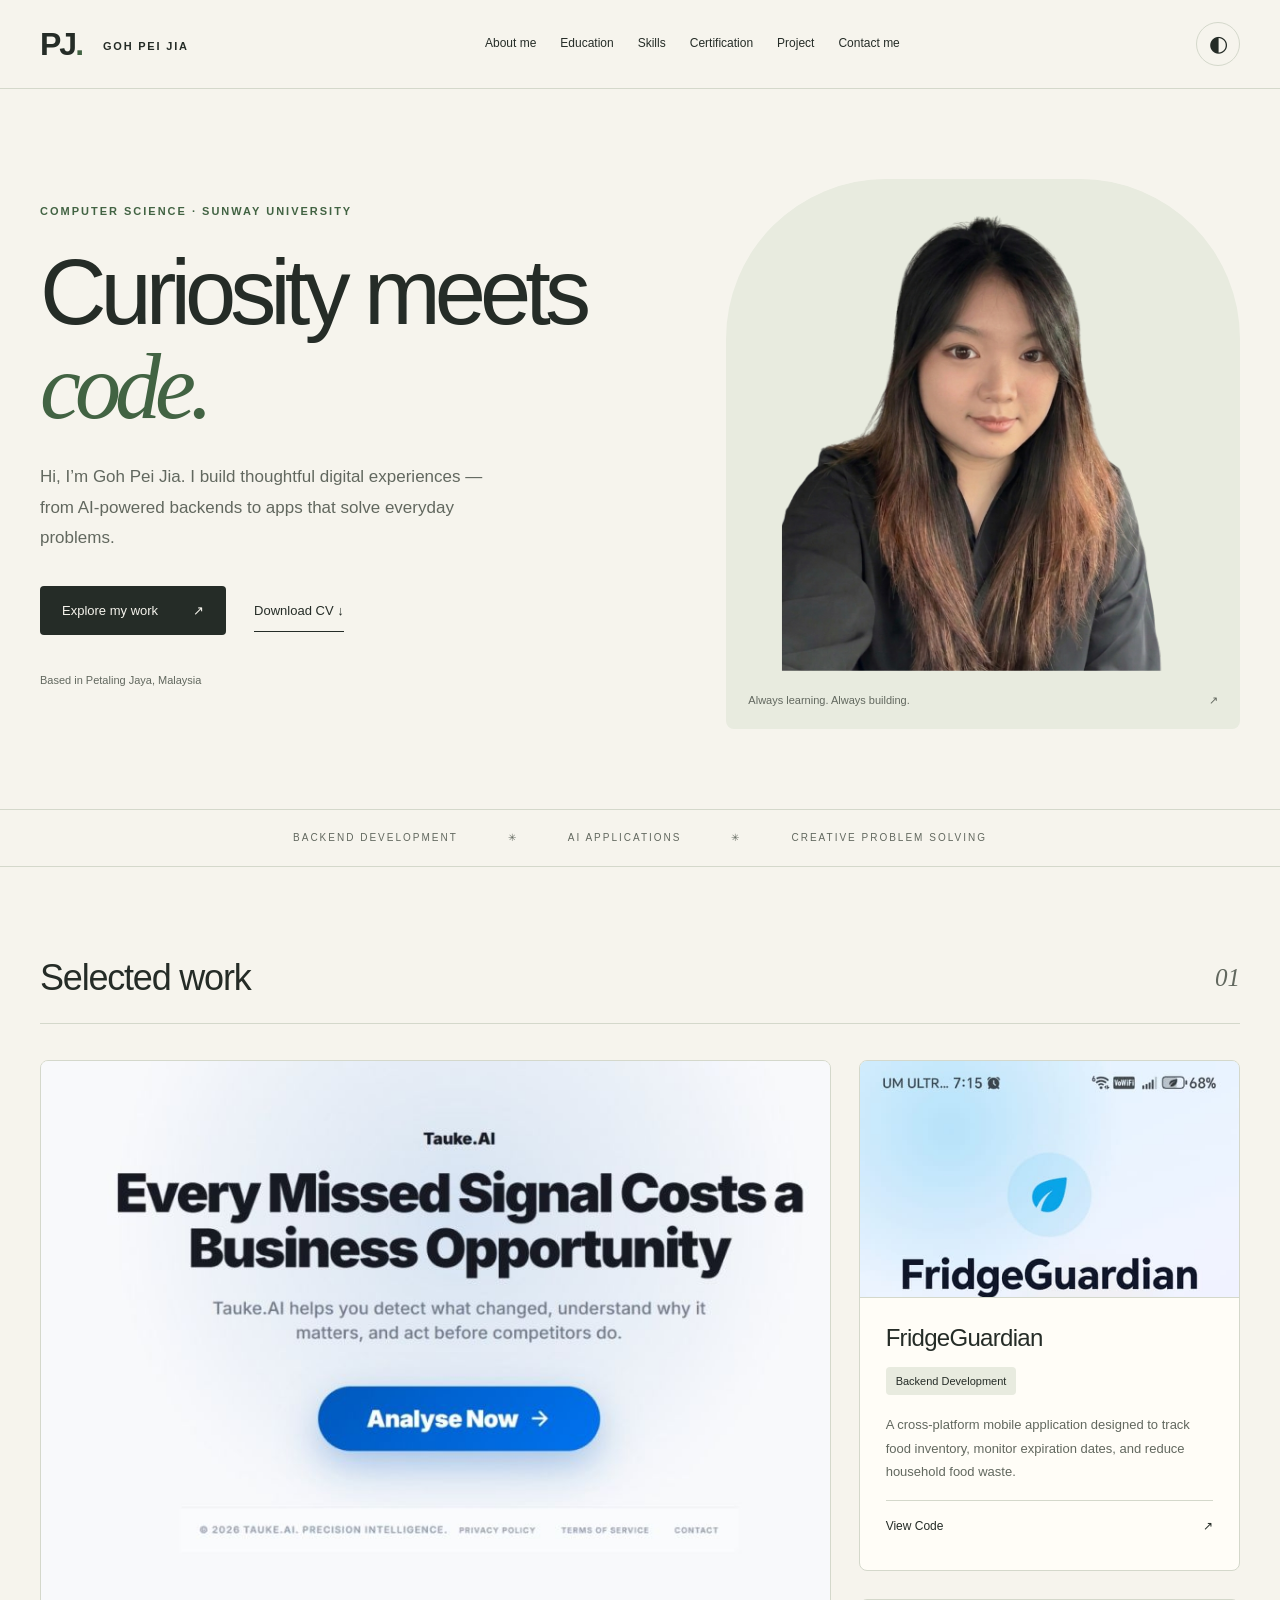
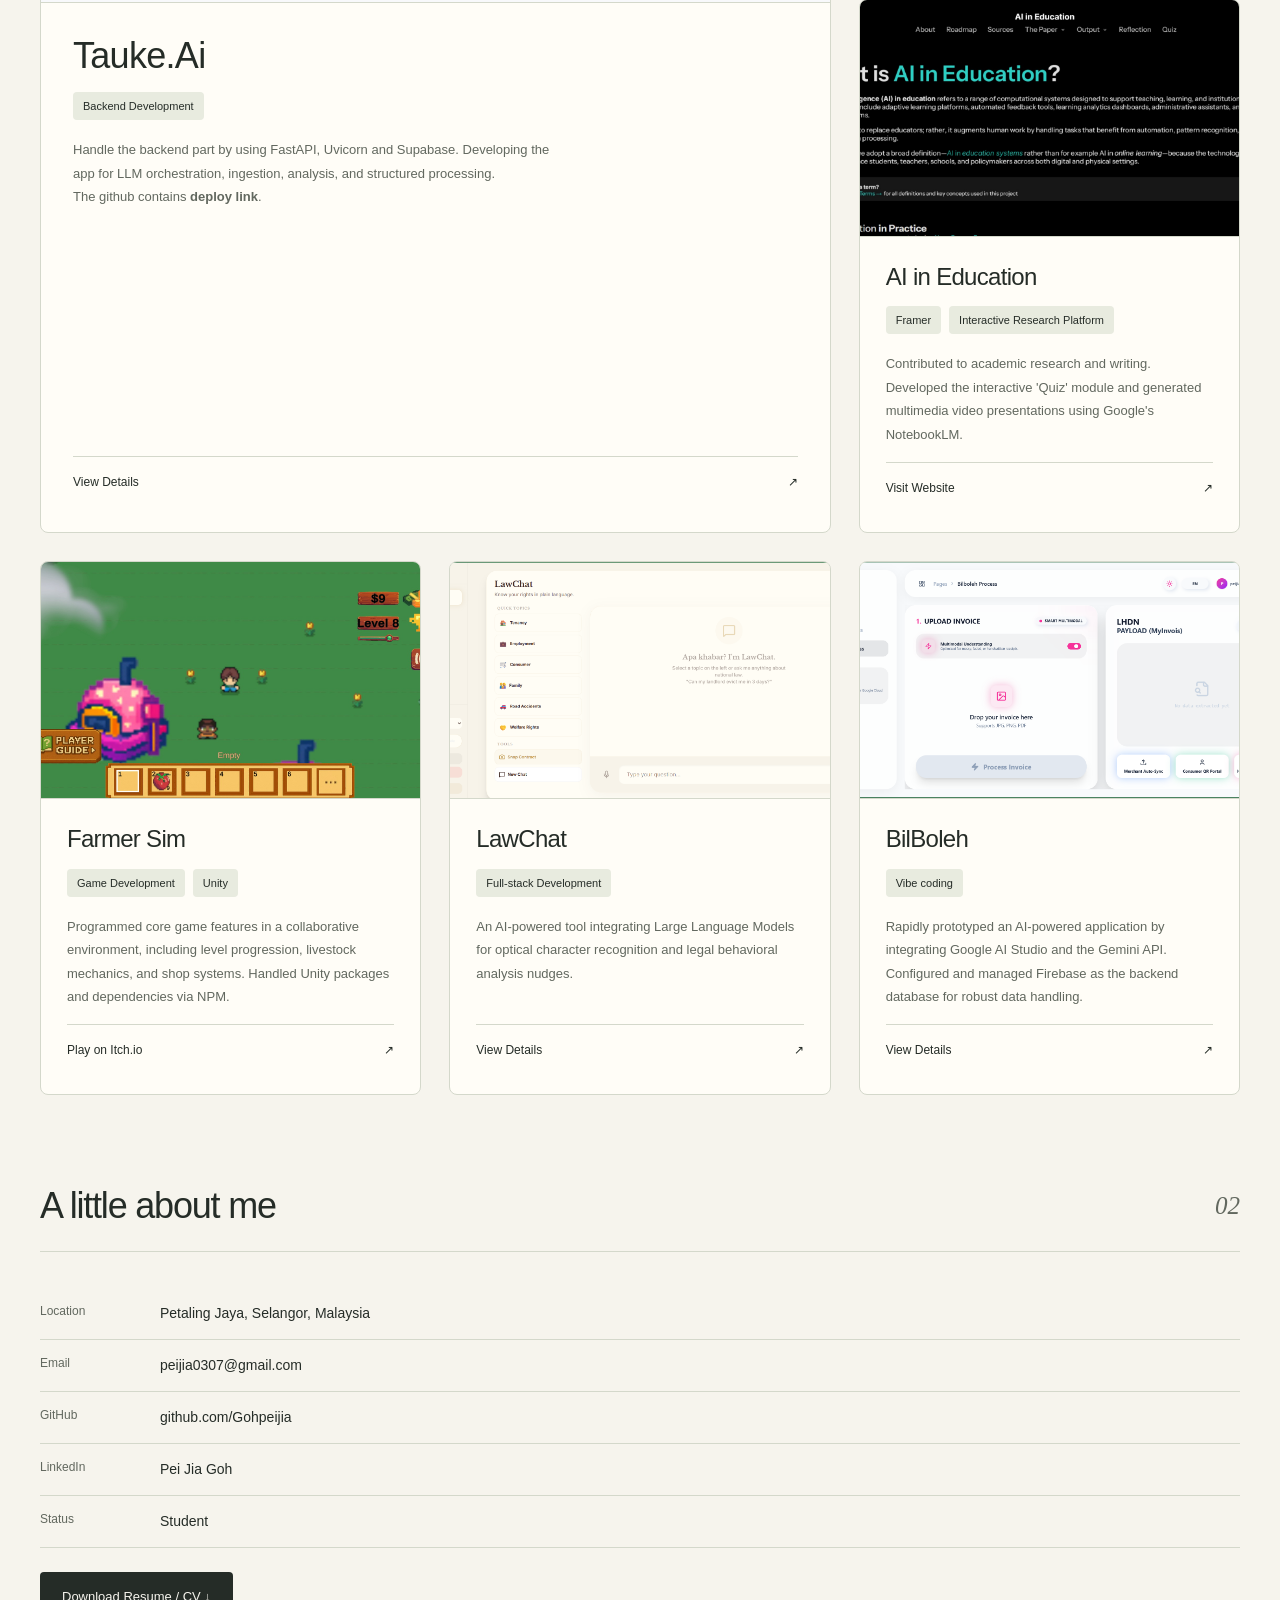
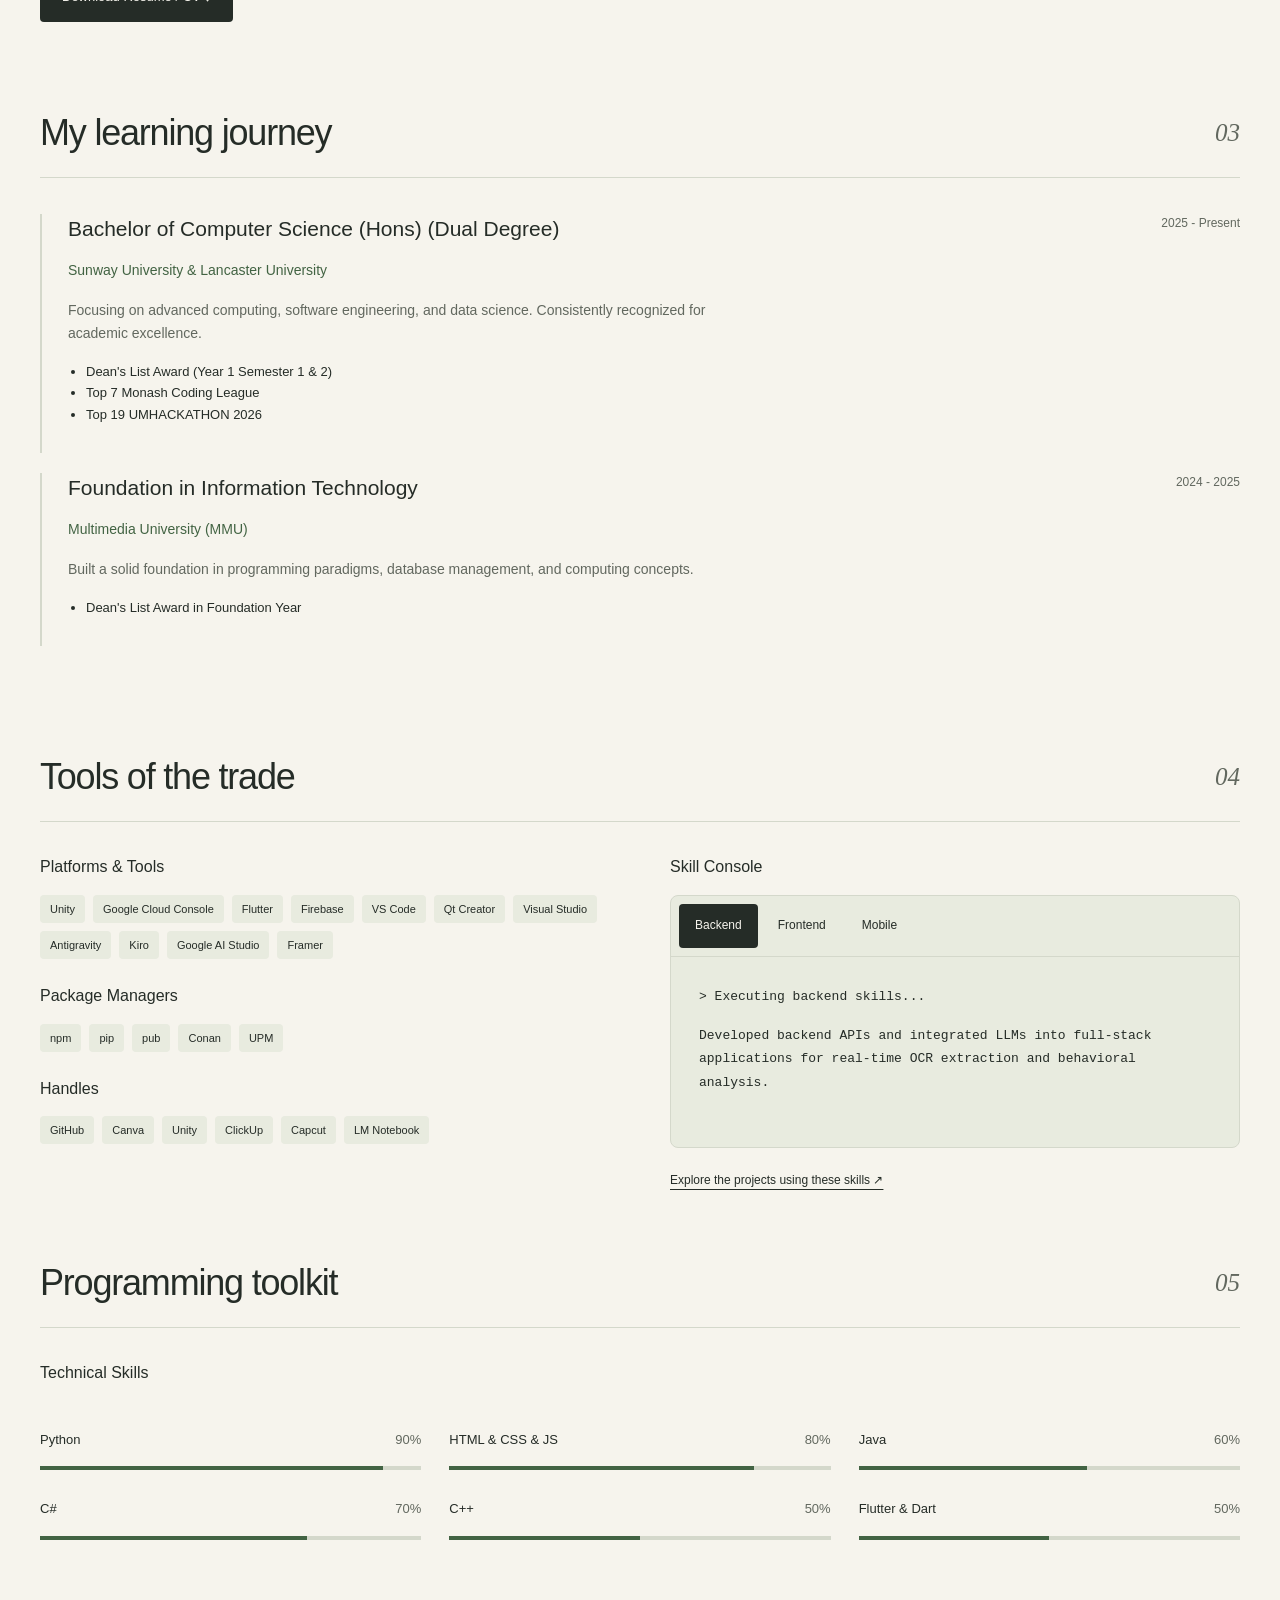
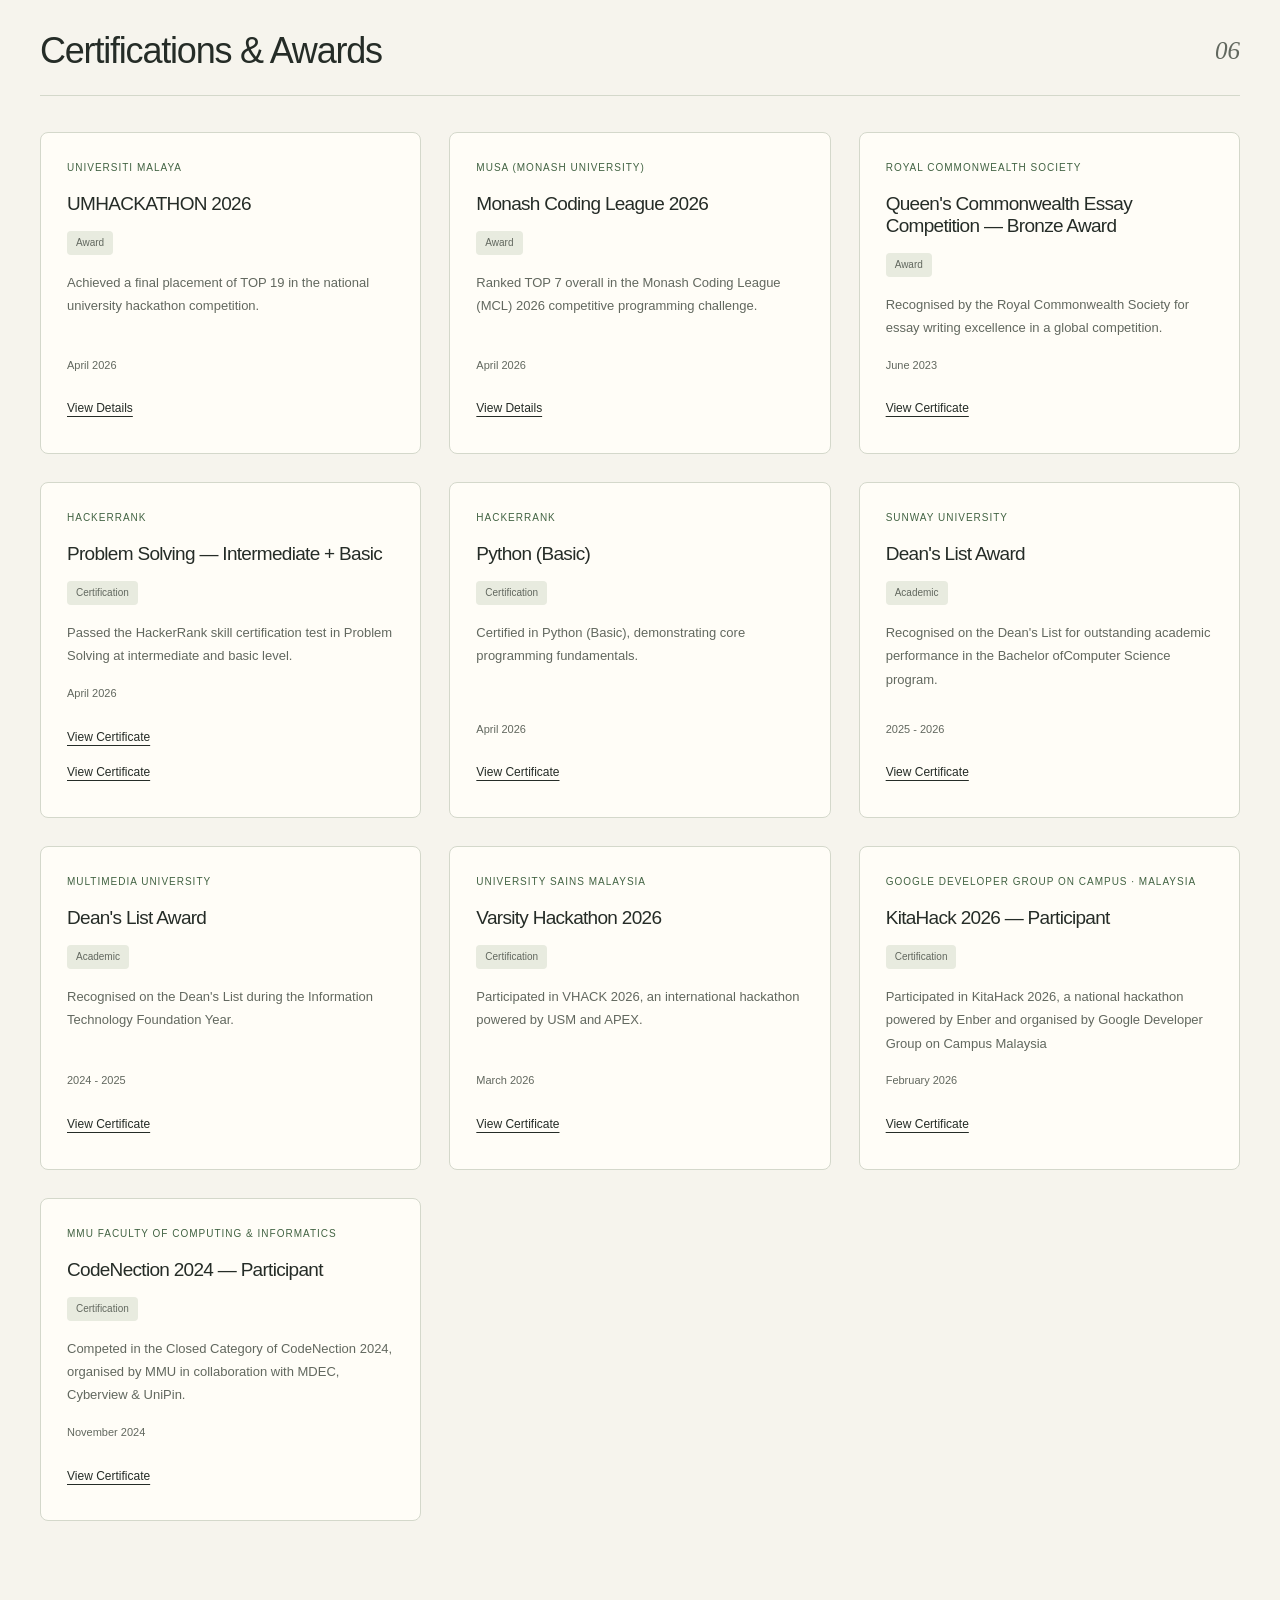
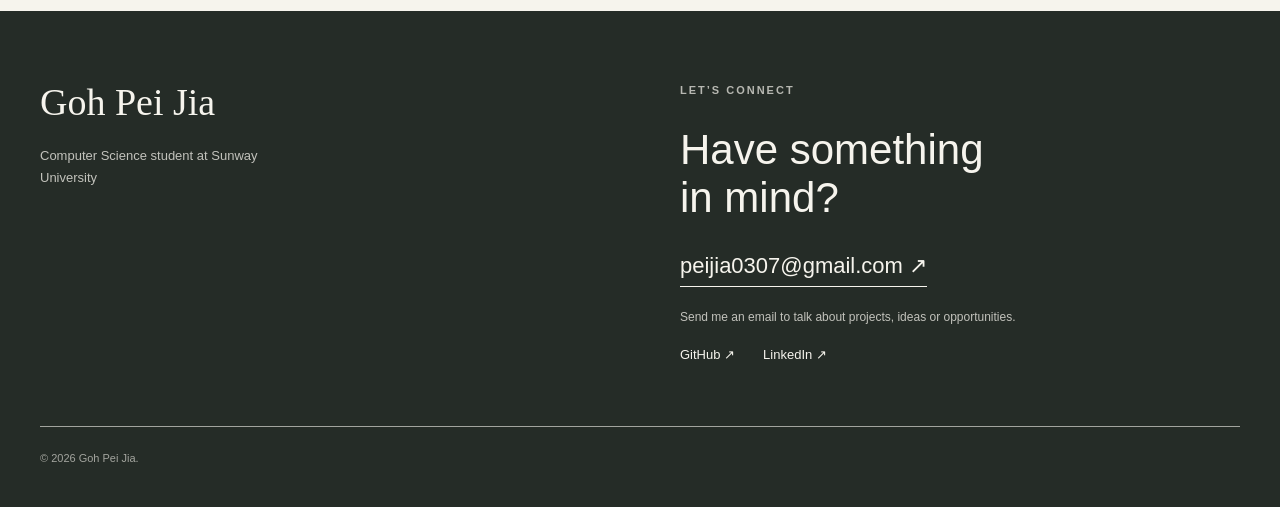
<file: index.html>
<!DOCTYPE html>
<html lang="en">

<head>
    <meta charset="UTF-8">
    <meta name="viewport" content="width=device-width, initial-scale=1.0">
    <title>Goh Pei Jia — Developer & Computer Science Student</title>
    <meta name="description" content="Goh Pei Jia’s portfolio: backend development, AI applications, mobile experiences and creative coding. Computer Science at Sunway University.">
    <link rel="icon" type="image/png" href="GohPeiJia/matrixparrot.gif">
    <link rel="stylesheet" href="peijia_portfolio.css">
    <link rel="stylesheet" href="peijia_print.css" media="print"> 
</head>

<body>
    <a class="skip-link" href="#main">Skip to content</a>
    <header class="site-header">
        <div class="nav-container">
            <div>
                <a class="wordmark" href="#aboutme">PJ<span>.</span> <small>GOH PEI JIA</small></a>
            </div>
            <nav aria-label="Main Navigation">
                <ul class="nav-links">
                    <li><a href="#aboutme">About me</a></li>
                    <li><a href="#education">Education</a></li>
                    <li><a href="#skills">Skills</a></li>
                    <li><a href="#cert">Certification</a></li>
                    <li><a href="#project">Project</a></li>
                    <li><a href="#contactme">Contact me</a></li>
                </ul>
            </nav>
            <button id="theme-toggle" aria-label="Toggle Dark Mode">
                <span class="theme-icon" aria-hidden="true">◐</span>
            </button>
        </div>
    </header>

    <main id="main">
        <section id="aboutme" class="aboutme">
        <div class="hero-copy"><p class="eyebrow">COMPUTER SCIENCE · SUNWAY UNIVERSITY</p>
        <h1>Curiosity meets<br><em>code.</em></h1>
        <p class="hero-intro">Hi, I’m Goh Pei Jia. I build thoughtful digital experiences — from AI-powered backends to apps that solve everyday problems.</p>
        <div class="hero-actions"><a class="primary-link" href="#project">Explore my work <span aria-hidden="true">↗</span></a><a class="text-link" href="GohPeiJia/Pei_Jia_Goh_CV.docx" download>Download CV ↓</a></div>
        <p class="hero-location">Based in Petaling Jaya, Malaysia</p></div>
        <figure class="hero-portrait"><img src="GohPeiJia/GohPeiJiaImage.svg" alt="Portrait of Goh Pei Jia" width="500" height="500"><figcaption><span>Always learning. Always building.</span><span aria-hidden="true">↗</span></figcaption></figure>
        </section>
        <div class="specialties"><span>BACKEND DEVELOPMENT</span><span aria-hidden="true">✳</span><span>AI APPLICATIONS</span><span aria-hidden="true">✳</span><span>CREATIVE PROBLEM SOLVING</span></div>

        <section id="project" class="personalinfo">
            <article>
                <div class="item-header">
                    <h3>Selected work</h3>
                    <p class="chapter-number">01</p>
                </div>

                <div class="project-gallery">
                    <div class="card"><img class="project-image" src="GohPeiJia/taukeai.jfif" alt="" loading="lazy"><div class="card-inner">
                            <h4 class="stamped-title">Tauke.Ai</h4>
                            <ul class="tag-list project-tags">
                                <li>Backend Development</li>
                            </ul>
                            <p>Handle the backend part by using FastAPI, Uvicorn and Supabase. Developing the app for LLM orchestration, ingestion, analysis, and structured processing. 
                                <br> 
                                The github contains <strong>deploy link</strong>.
                            </p>
                            <a href="https://github.com/Gohpeijia/UM-Hackathon-2026.git" target="_blank" rel="noopener noreferrer" class="card-btn">View Details</a>
                        </div>
                    </div>

                    <div class="card"><img class="project-image" src="GohPeiJia/kitahackproject.png" alt="" loading="lazy"><div class="card-inner">
                            <h4 class="stamped-title">FridgeGuardian</h4>
                            <ul class="tag-list project-tags">
                                <li>Backend Development</li>
                            </ul>
                            <p>A cross-platform mobile application designed to track food inventory, monitor expiration dates, and reduce household food waste.</p>
                            <a href="https://github.com/Gohpeijia/KitaHack2026" target="_blank" rel="noopener noreferrer" class="card-btn">View Code</a>
                        </div>
                    </div>

                    <div class="card"><img class="project-image" src="GohPeiJia/aiinedu.jfif" alt="" loading="lazy"><div class="card-inner">
                            <h4 class="stamped-title">AI in Education</h4>
                            <ul class="tag-list project-tags">
                                <li>Framer</li>
                                <li>Interactive Research Platform</li>
                            </ul>
                            <p>Contributed to academic research and writing. Developed the interactive 'Quiz' module and generated multimedia video presentations using Google's NotebookLM.</p>
                            <a href="https://researchpaper.framer.website/" target="_blank" rel="noopener noreferrer" class="card-btn">Visit Website</a>
                        </div>
                    </div>

                    <div class="card"><img class="project-image" src="GohPeiJia/farmersim.jpeg" alt="" loading="lazy"><div class="card-inner">
                            <h4 class="stamped-title">Farmer Sim</h4>
                            <ul class="tag-list project-tags">
                                <li>Game Development</li>
                                <li>Unity</li>
                            </ul>
                            <p>Programmed core game features in a collaborative environment, including level progression, livestock mechanics, and shop systems. Handled Unity packages and dependencies via NPM.</p>
                            <a href="https://janine-24.itch.io/farmer-sim" target="_blank" rel="noopener noreferrer" class="card-btn">Play on Itch.io</a>
                        </div>
                    </div>

                    <div class="card"><img class="project-image" src="GohPeiJia/lawchat.png" alt="" loading="lazy"><div class="card-inner">
                            <h4 class="stamped-title">LawChat</h4>
                            <ul class="tag-list project-tags">
                                <li>Full-stack Development</li>
                            </ul>
                            <p>An AI-powered tool integrating Large Language Models for optical character recognition and legal behavioral analysis nudges.</p>
                            <a href="https://github.com/Gohpeijia/VHACK2026-LawChat" target="_blank" rel="noopener noreferrer" class="card-btn">View Details</a>
                        </div>
                    </div>

                    <div class="card"><img class="project-image" src="GohPeiJia/geminiproject.png" alt="" loading="lazy"><div class="card-inner">
                            <h4 class="stamped-title">BilBoleh</h4>
                            <ul class="tag-list project-tags">
                                <li>Vibe coding</li>
                            </ul>
                            <p>Rapidly prototyped an AI-powered application by integrating Google AI Studio and the Gemini API. Configured and managed Firebase as the backend database for robust data handling.</p>
                            <a href="https://github.com/Gohpeijia/GeminiHackathon-BilBoleh" target="_blank" rel="noopener noreferrer" class="card-btn">View Details</a>
                        </div>
                    </div>

                </div>
            </article>
        </section>
        <section class="personalinfo">
            <article>
                <div class="item-header">
                    <h3>A little about me</h3>
                    <p class="chapter-number">02</p>
                </div>

                <div class="item-content">
                    <div class="profile-details">

                        <ul class="info-list">
                            <li>
                                <p class="info-label">Location</p>
                                Petaling Jaya, Selangor, Malaysia
                            </li>
                            <li>
                                <p class="info-label">Email</p>
                                <a href="mailto:peijia0307@gmail.com">peijia0307@gmail.com</a>
                            </li>
                            <li>
                                <p class="info-label">GitHub</p>
                                <a href="https://github.com/Gohpeijia">github.com/Gohpeijia</a>
                            </li>
                            <li>
                                <p class="info-label">LinkedIn</p>
                                <a href="https://www.linkedin.com/in/pei-jia-goh/">Pei Jia Goh</a>
                            </li>
                            <li>
                                <p class="info-label">Status</p>
                                Student
                            </li>
                        </ul>

                        <div class="cv-download-container"><a class="primary-link" href="GohPeiJia/Pei_Jia_Goh_CV.docx" download>Download Resume / CV ↓</a></div>
                    </div>
                </div>
            </article>
        </section>

        <section id="education" class="personalinfo">
            <article>
                <div class="item-header">
                    <h3>My learning journey</h3>
                    <p class="chapter-number">03</p>
                </div>

                <div class="item-content align-start">
                    <div class="education-timeline">
                        <div class="timeline-item">
                            <div class="timeline-header">
                                <p class="timeline-degree">Bachelor of Computer Science (Hons) (Dual Degree)</p>
                                <p class="timeline-date">2025 - Present</p>
                            </div>
                            <div>
                                <p class="institution">Sunway University & Lancaster University</p>
                                <p class="edu-desc">Focusing on advanced computing, software engineering, and data
                                    science. Consistently recognized for academic excellence.</p>
                                <ul class="edu-bullets">
                                    <li>Dean's List Award (Year 1 Semester 1 & 2)</li>
                                    <li>Top 7 Monash Coding League</li>
                                    <li>Top 19 UMHACKATHON 2026</li>
                                </ul>
                            </div>
                        </div>

                        <div class="timeline-item">
                            <div class="timeline-header">
                                <p class="timeline-degree">Foundation in Information Technology</p>
                                <p class="timeline-date">2024 - 2025</p>
                            </div>
                            <div>
                                <p class="institution">Multimedia University (MMU)</p>
                                <p class="edu-desc">Built a solid foundation in programming paradigms, database
                                    management, and computing concepts.</p>
                                <ul class="edu-bullets">
                                    <li>Dean's List Award in Foundation Year</li>
                                </ul>
                            </div>
                        </div>
                    </div>
                </div>
            </article>
        </section>

        <section id="skills" class="personalinfo">
            <article>
                <div class="item-header">
                    <h3>Tools of the trade</h3>
                    <p class="chapter-number">04</p>
                </div>

                <div class="item-content align-start">

                    <div class="tech-stack-column">
                        <div class="stack-box">
                            <h4>Platforms & Tools</h4>
                            <ul class="tag-list">
                                <li><a href="https://unity.com" target="_blank" rel="noopener noreferrer">Unity</a></li>
                                <li><a href="https://console.cloud.google.com" target="_blank" rel="noopener noreferrer">Google Cloud Console</a></li>
                                <li><a href="https://flutter.dev" target="_blank" rel="noopener noreferrer">Flutter</a></li>
                                <li><a href="https://firebase.google.com" target="_blank" rel="noopener noreferrer">Firebase</a></li>
                                <li><a href="https://code.visualstudio.com" target="_blank" rel="noopener noreferrer">VS Code</a></li>
                                <li><a href="https://www.qt.io" target="_blank" rel="noopener noreferrer">Qt Creator</a></li>
                                <li><a href="https://visualstudio.microsoft.com" target="_blank" rel="noopener noreferrer">Visual Studio</a></li>
                                <li><a href="https://antigravity.google" target="_blank" rel="noopener noreferrer">Antigravity</a></li>
                                <li><a href="https://kiro.dev" target="_blank" rel="noopener noreferrer">Kiro</a></li>
                                <li><a href="https://aistudio.google.com" target="_blank" rel="noopener noreferrer">Google AI Studio</a></li>
                                <li><a href="https://www.framer.com" target="_blank" rel="noopener noreferrer">Framer</a></li>
                            </ul>
                        </div>

                        <div class="stack-box">
                            <h4>Package Managers</h4>
                            <ul class="tag-list">
                                <li><a href="https://www.npmjs.com/" target="_blank" rel="noopener noreferrer">npm</a></li>
                                <li><a href="https://pypi.org/project/pip/" target="_blank" rel="noopener noreferrer">pip</a></li>
                                <li><a href="https://pub.dev/" target="_blank" rel="noopener noreferrer">pub</a></li>
                                <li><a href="https://conan.io/" target="_blank" rel="noopener noreferrer">Conan</a></li>
                                <li><a href="https://openupm.com/" target="_blank" rel="noopener noreferrer">UPM</a></li>
                            </ul>
                        </div>

                        <div class="stack-box">
                            <h4>Handles</h4>
                            <ul class="tag-list">
                                <li><a href="https://github.com/Gohpeijia" target="_blank" rel="noopener noreferrer">GitHub</a></li>
                                <li><a href="https://www.canva.com" target="_blank" rel="noopener noreferrer">Canva</a></li>
                                <li><a href="https://www.unity.com" target="_blank" rel="noopener noreferrer">Unity</a></li>
                                <li><a href="https://www.clickup.com" target="_blank" rel="noopener noreferrer">ClickUp</a></li>
                                <li><a href="https://www.capcut.com" target="_blank" rel="noopener noreferrer">Capcut</a></li>
                                <li><a href="https://notebooklm.google" target="_blank" rel="noopener noreferrer">LM Notebook</a></li>

                            </ul>
                        </div>
                    </div>

                    <div class="interactive-column">
                        <h4>Skill Console</h4>
                        <div class="terminal-box">
                            <div class="terminal-header">
                                <button class="term-btn active" data-target="backend-info">Backend</button>
                                <button class="term-btn" data-target="frontend-info">Frontend</button>
                                <button class="term-btn" data-target="mobile-info">Mobile</button>
                            </div>

                            <div class="terminal-display">
                                <div id="backend-info" class="term-content">
                                    <p>> Executing backend skills...</p>
                                    <p>Developed backend APIs and integrated LLMs into full-stack applications for real-time OCR extraction and behavioral analysis.</p>
                                </div>
                                <div id="frontend-info" class="term-content hidden">
                                    <p>> Loading frontend skills...</p>
                                    <p>Building responsive interfaces using HTML, CSS, JavaScript, and React. Focused on clean structure without external libraries.</p>
                                </div>
                                <div id="mobile-info" class="term-content hidden">
                                    <p>> Compiling Flutter app...</p>
                                    <p>Executing cross-platform mobile application development using Flutter and Dart.</p>
                                </div>
                            </div>
                        </div>
                        <a href="#project" class="back-to-project">Explore the projects using these skills ↗</a>
                    </div>
                </div>
            </article>

            <article>
                <div class="item-header">
                    <h3>Programming toolkit</h3>
                    <p class="chapter-number">05</p>
                </div>

                <div class="item-content">
                    <div class="skills-section">
                        <h4>Technical Skills</h4>

                        <div class="skill">
                            <div class="skill-header">
                                <p>Python</p>
                                <div>90%</div>
                            </div>
                            <div class="skill-bar-container">
                                <div class="skill-fill w-90"></div>
                            </div>
                        </div>

                        <div class="skill">
                            <div class="skill-header">
                                <p>HTML & CSS & JS</p>
                                <div>80%</div>
                            </div>
                            <div class="skill-bar-container">
                                <div class="skill-fill w-80"></div>
                            </div>
                        </div>

                        <div class="skill">
                            <div class="skill-header">
                                <p>Java</p>
                                <div>60%</div>
                            </div>
                            <div class="skill-bar-container">
                                <div class="skill-fill w-60"></div>
                            </div>
                        </div>

                        <div class="skill">
                            <div class="skill-header">
                                <p>C#</p>
                                <div>70%</div>
                            </div>
                            <div class="skill-bar-container">
                                <div class="skill-fill w-70"></div>
                            </div>
                        </div>

                        <div class="skill">
                            <div class="skill-header">
                                <p>C++</p>
                                <div>50%</div>
                            </div>
                            <div class="skill-bar-container">
                                <div class="skill-fill w-50"></div>
                            </div>
                        </div>

                        <div class="skill">
                            <div class="skill-header">
                                <p>Flutter & Dart</p>
                                <div>50%</div>
                            </div>
                            <div class="skill-bar-container">
                                <div class="skill-fill w-50"></div>
                            </div>
                        </div>

                    </div>
                </div>
            </article>
        </section>

        <section id="cert" class="personalinfo">
            <article>

                <div class="item-header">
                    <h3>Certifications & Awards</h3>
                    <p class="chapter-number">06</p>
                </div>



                
                <div class="project-gallery">
                    <div class="card" data-preview="GohPeiJia/UMHACKFinalRankPic.jpeg">
                        <div class="card-inner cert-layout">
                            <p class="cert-org">UNIVERSITI MALAYA</p>
                            <h4 class="stamped-title cert-title">UMHACKATHON 2026</h4>
                            <p class="cert-badge">Award</p>
                            <p>Achieved a final placement of TOP 19 in the national university hackathon competition.</p>
                            <p class="cert-date">April 2026</p>
                            <a href="GohPeiJia/UMHACK2026cert.jpeg" target="_blank" rel="noopener noreferrer" class="cert-link">View Details</a>
                        </div>
                    </div>

                    <div class="card" data-preview="GohPeiJia/MonashCodingPic.jpeg">
                        <div class="card-inner cert-layout">
                            <p class="cert-org">MUSA (MONASH UNIVERSITY)</p>
                            <h4 class="stamped-title cert-title">Monash Coding League 2026</h4>
                            <p class="cert-badge">Award</p>
                            <p>Ranked TOP 7 overall in the Monash Coding League (MCL) 2026 competitive programming challenge.</p>
                            <p class="cert-date">April 2026</p>
                            <a href="GohPeiJia/monashcodingfinalist.PNG" target="_blank" rel="noopener noreferrer" class="cert-link">View Details</a>
                        </div>
                    </div>

                    <div class="card">
                        <div class="card-inner cert-layout">
                            <p class="cert-org">Royal Commonwealth Society</p>
                            <h4 class="stamped-title cert-title">Queen's Commonwealth Essay Competition — Bronze Award </h4>
                            <p class="cert-badge">Award</p>
                            <p>Recognised by the Royal Commonwealth Society for essay writing excellence in a global competition.</p>
                            <p class="cert-date">June 2023</p>
                            <a href="GohPeiJia/QCEC Certificate.pdf" target="_blank" rel="noopener noreferrer" class="cert-link">View Certificate</a>
                        </div>
                    </div>

                    <div class="card" data-preview="GohPeiJia/hackerrank1.jpeg">
                        <div class="card-inner cert-layout">
                            <p class="cert-org">HackerRank</p>
                            <h4 class="stamped-title cert-title">Problem Solving — Intermediate + Basic</h4>
                            <p class="cert-badge">Certification</p>
                            <p>Passed the HackerRank skill certification test in Problem Solving at intermediate and basic level.</p>
                            <p class="cert-date">April 2026</p>
                            <a href="GohPeiJia/problem_solving_intermediate certificate.pdf" target="_blank" rel="noopener noreferrer" class="cert-link">View Certificate</a>
                            <a href="GohPeiJia/problem_solving_basic certificate.pdf" target="_blank" rel="noopener noreferrer" class="cert-link">View Certificate</a>
                        </div>
                    </div>

                    <div class="card" data-preview="GohPeiJia/hackerrank2.jpeg">
                        <div class="card-inner cert-layout">
                            <p class="cert-org">HackerRank</p>
                            <h4 class="stamped-title cert-title">Python (Basic)</h4>
                            <p class="cert-badge">Certification</p>
                            <p>Certified in Python (Basic), demonstrating core programming fundamentals.</p>
                            <p class="cert-date">April 2026</p>
                            <a href="GohPeiJia/python_basic certificate.pdf" target="_blank" rel="noopener noreferrer"class="cert-link">View Certificate</a>
                        </div>
                    </div>

                    <div class="card" data-preview="GohPeiJia/sunway.jfif">
                        <div class="card-inner cert-layout">
                            <p class="cert-org">SUNWAY UNIVERSITY</p>
                            <h4 class="stamped-title cert-title">Dean's List Award</h4>
                            <p class="cert-badge">Academic</p>
                            <p>Recognised on the Dean's List for outstanding academic performance in the Bachelor ofComputer Science program.</p>
                            <p class="cert-date">2025 - 2026</p>
                            <a href="GohPeiJia/Dean list award Y1S1.pdf" target="_blank" rel="noopener noreferrer" class="cert-link">View Certificate</a>
                        </div>
                    </div>

                    <div class="card" data-preview="GohPeiJia/mmudeanpic.jpeg">
                        <div class="card-inner cert-layout">
                            <p class="cert-org">MULTIMEDIA UNIVERSITY</p>
                            <h4 class="stamped-title cert-title">Dean's List Award</h4>
                            <p class="cert-badge">Academic</p>
                            <p>Recognised on the Dean's List during the Information Technology Foundation Year.</p>
                            <p class="cert-date">2024 - 2025</p>
                            <a href="GohPeiJia/MMU deans award.pdf" target="_blank" rel="noopener noreferrer" class="cert-link">View Certificate</a>
                        </div>
                    </div>

                    <div class="card">
                        <div class="card-inner cert-layout">
                            <p class="cert-org">UNIVERSITY SAINS MALAYSIA</p>
                            <h4 class="stamped-title cert-title">Varsity Hackathon 2026</h4>
                            <p class="cert-badge">Certification</p>
                            <p>Participated in VHACK 2026, an international hackathon powered by USM and APEX.</p>
                            <p class="cert-date">March 2026</p>
                            <a href="GohPeiJia/V HACK 2026 QUALIFIER_GOH PEI JIA.pdf" target="_blank" rel="noopener noreferrer" class="cert-link">View Certificate</a>
                        </div>
                    </div>

                    <div class="card">
                        <div class="card-inner cert-layout">
                            <p class="cert-org">Google Developer Group on Campus · Malaysia</p>
                            <h4 class="stamped-title cert-title">KitaHack 2026 — Participant</h4>
                            <p class="cert-badge">Certification</p>
                            <p>Participated in KitaHack 2026, a national hackathon powered by Enber and organised by Google Developer Group on Campus Malaysia</p>
                            <p class="cert-date">February 2026</p>
                            <a href="GohPeiJia/KitaHack2026  cert.pdf" target="_blank" rel="noopener noreferrer" class="cert-link">View Certificate</a>
                        </div>
                    </div>

                    <div class="card">
                        <div class="card-inner cert-layout">
                            <p class="cert-org">MMU Faculty of Computing & Informatics</p>
                            <h4 class="stamped-title cert-title">CodeNection 2024 — Participant</h4>
                            <p class="cert-badge">Certification</p>
                            <p>Competed in the Closed Category of CodeNection 2024, organised by MMU in collaboration with MDEC, Cyberview & UniPin.</p>
                            <p class="cert-date">November 2024</p>
                            <a href="GohPeiJia/Codenection 2024.pdf" target="_blank" rel="noopener noreferrer" class="cert-link">View Certificate</a>
                        </div>
                    </div>
                </div>
            </article>
        </section>


    </main>

    <footer id="contactme" class="site-footer">
        <div class="footer-content">

            <div class="footer-brand">
                <h2 class="footer-logo">Goh Pei Jia</h2>
                <p>Computer Science student at Sunway University</p>
            </div>

            <div class="footer-form"><p class="eyebrow">LET’S CONNECT</p><h3>Have something<br>in mind?</h3><a class="contact-email" href="mailto:peijia0307@gmail.com">peijia0307@gmail.com ↗</a><p class="contact-note">Send me an email to talk about projects, ideas or opportunities.</p><div class="social-links"><a href="https://github.com/Gohpeijia">GitHub ↗</a><a href="https://www.linkedin.com/in/pei-jia-goh/">LinkedIn ↗</a></div></div>

        </div>
        <p>&copy; 2026 Goh Pei Jia.</p>
    </footer>

    <script src="portfoliopj.js"></script>

</body>
</html>
</file>
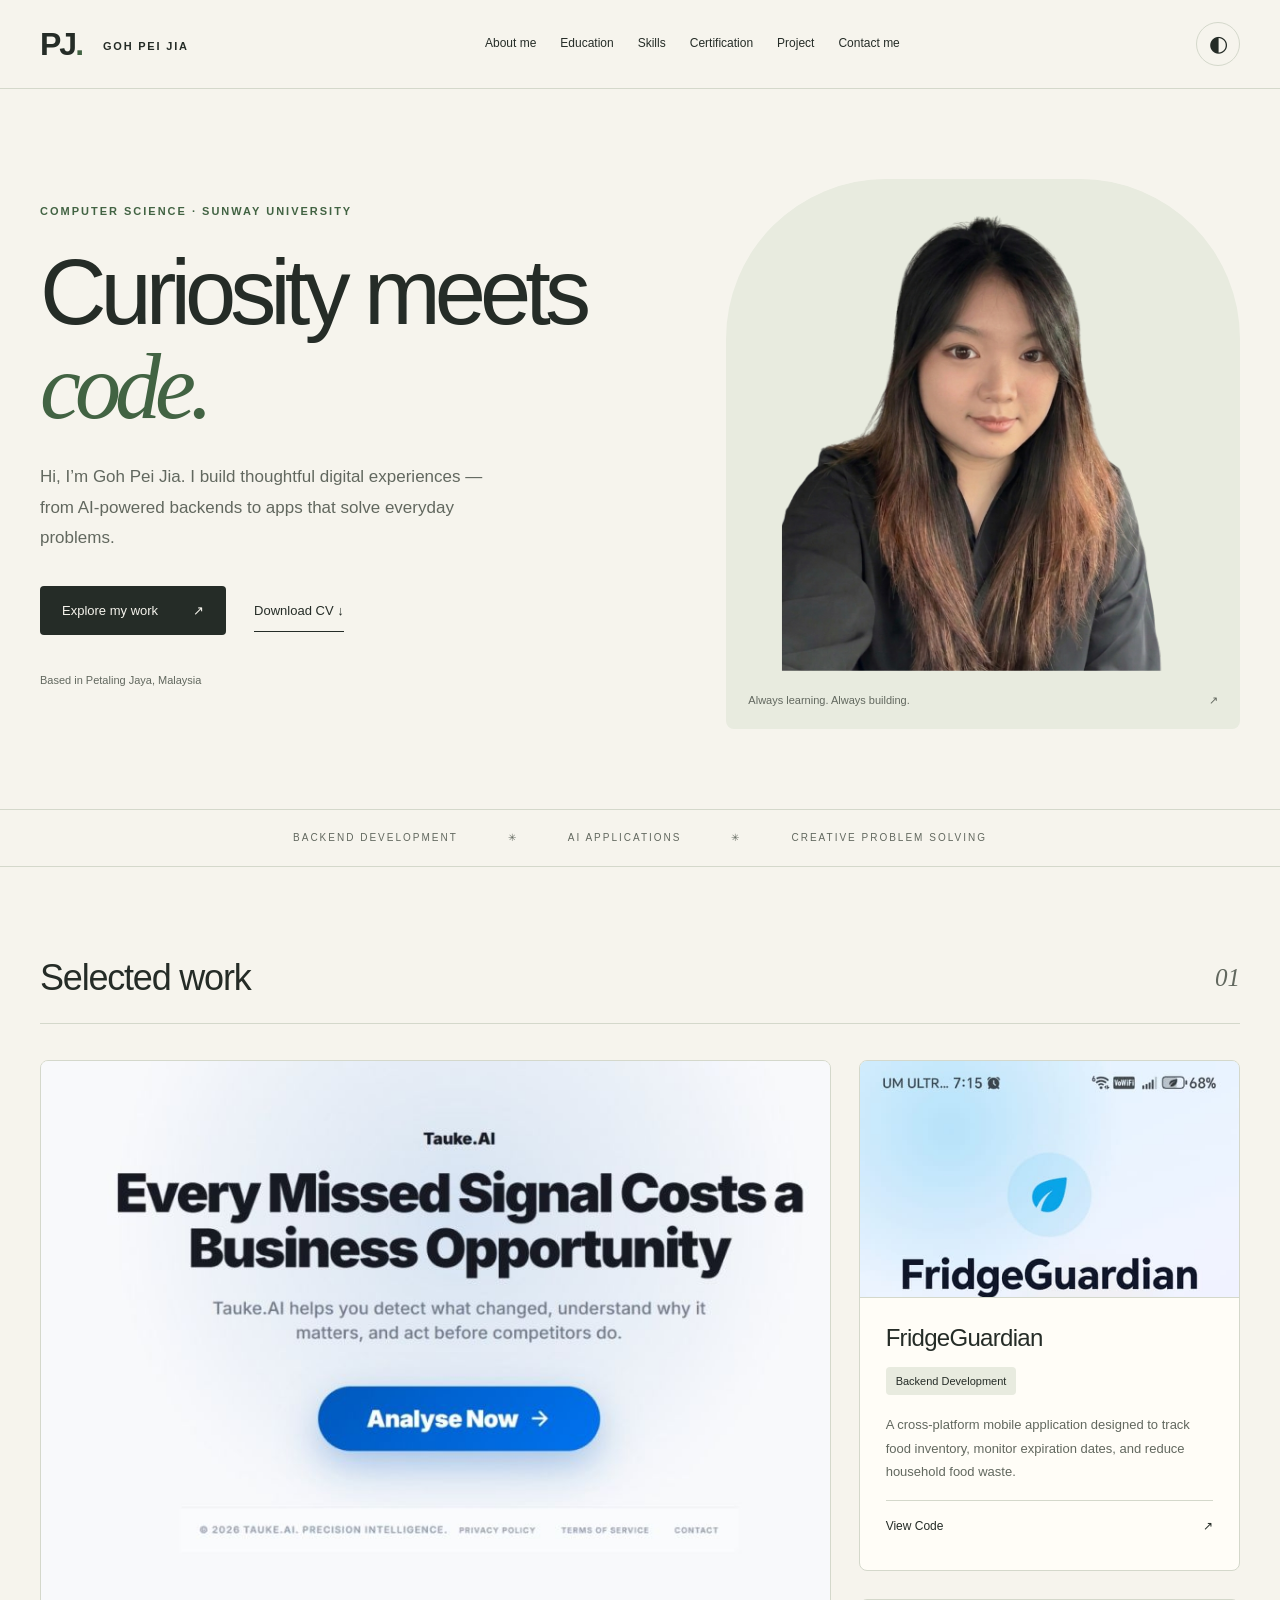
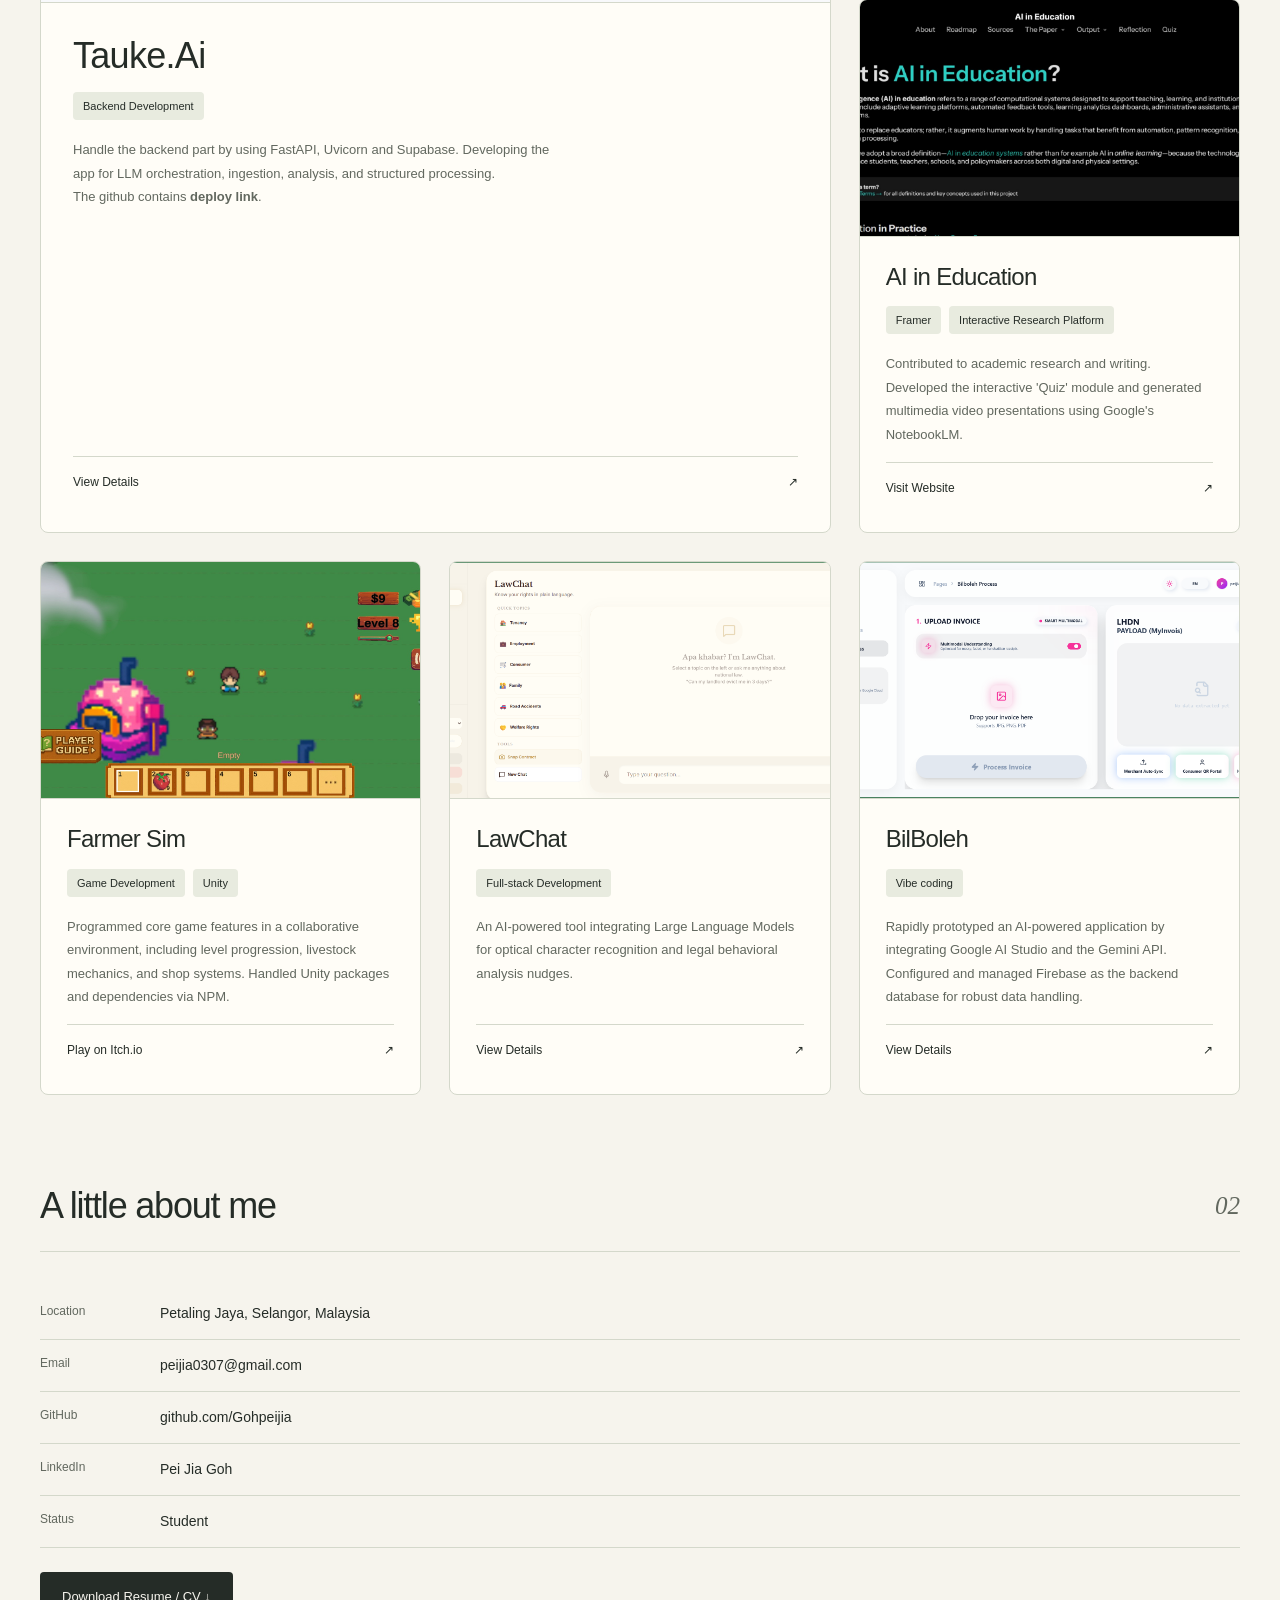
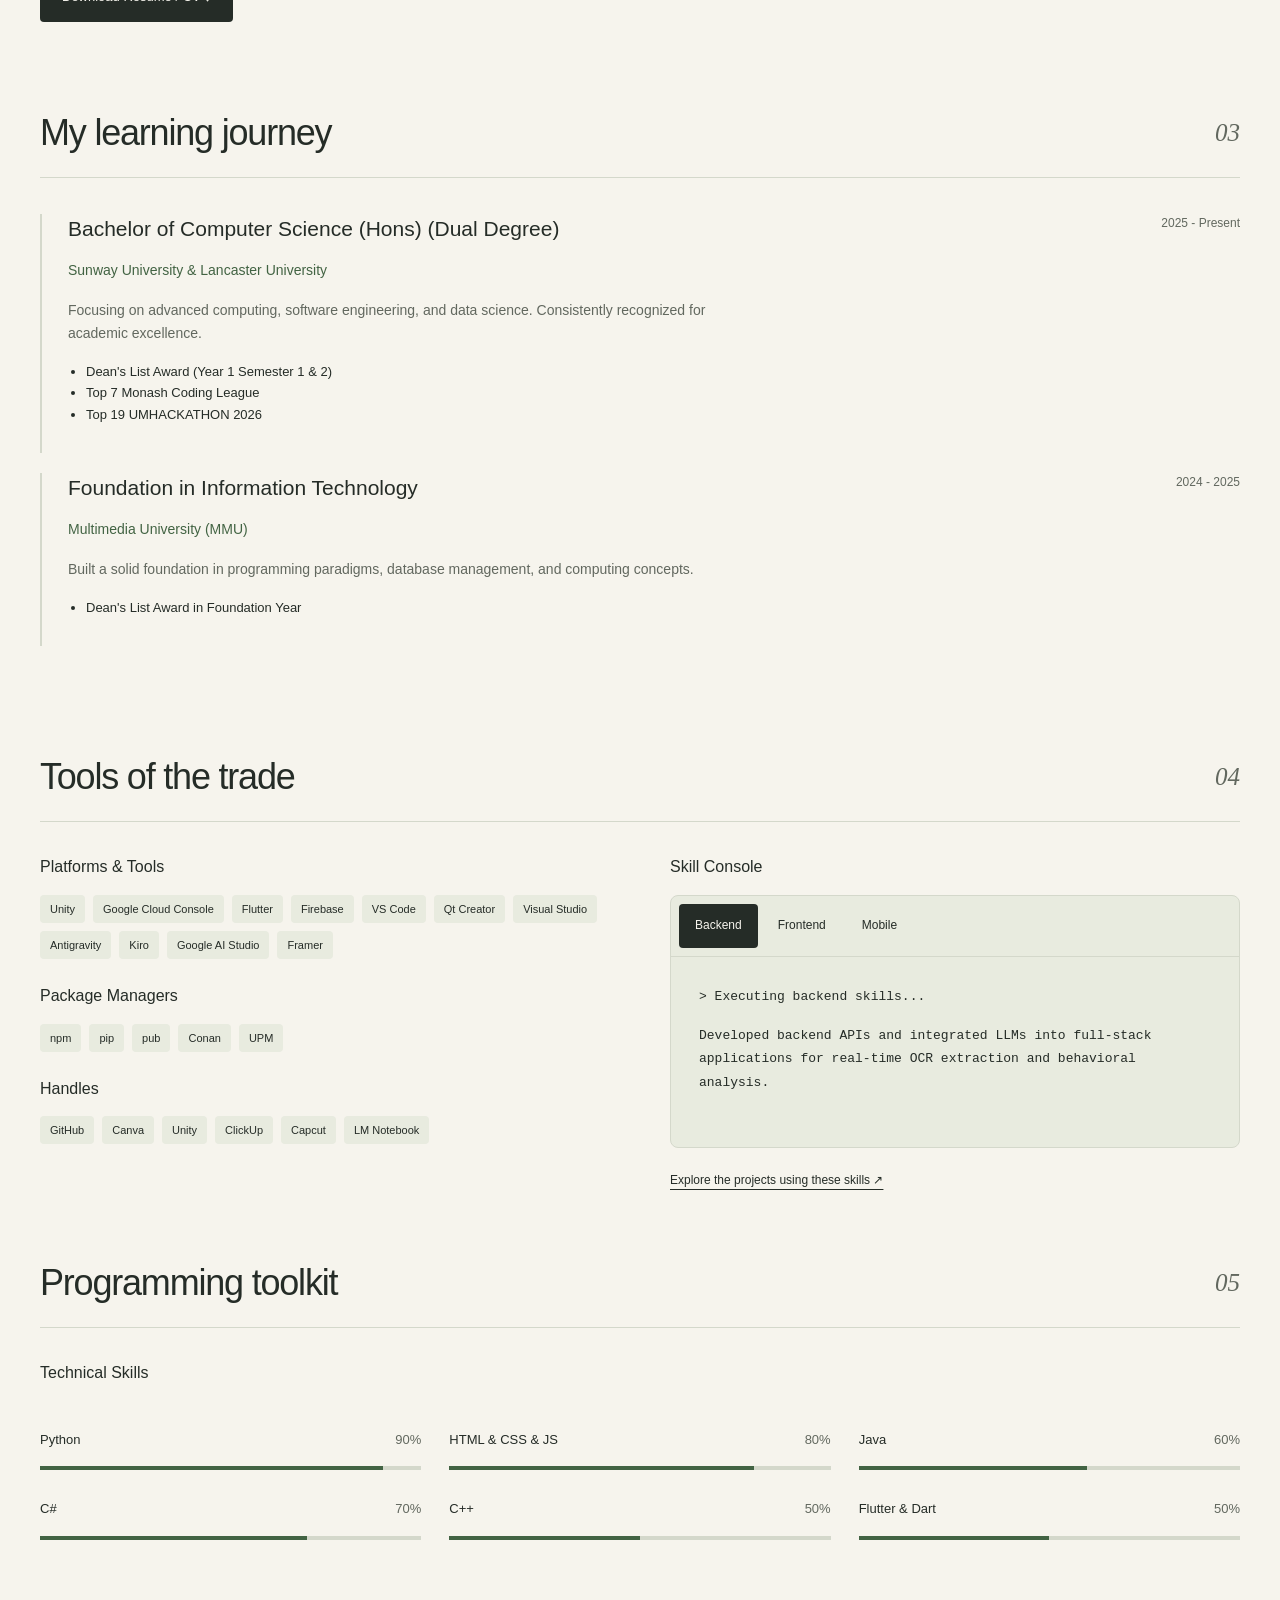
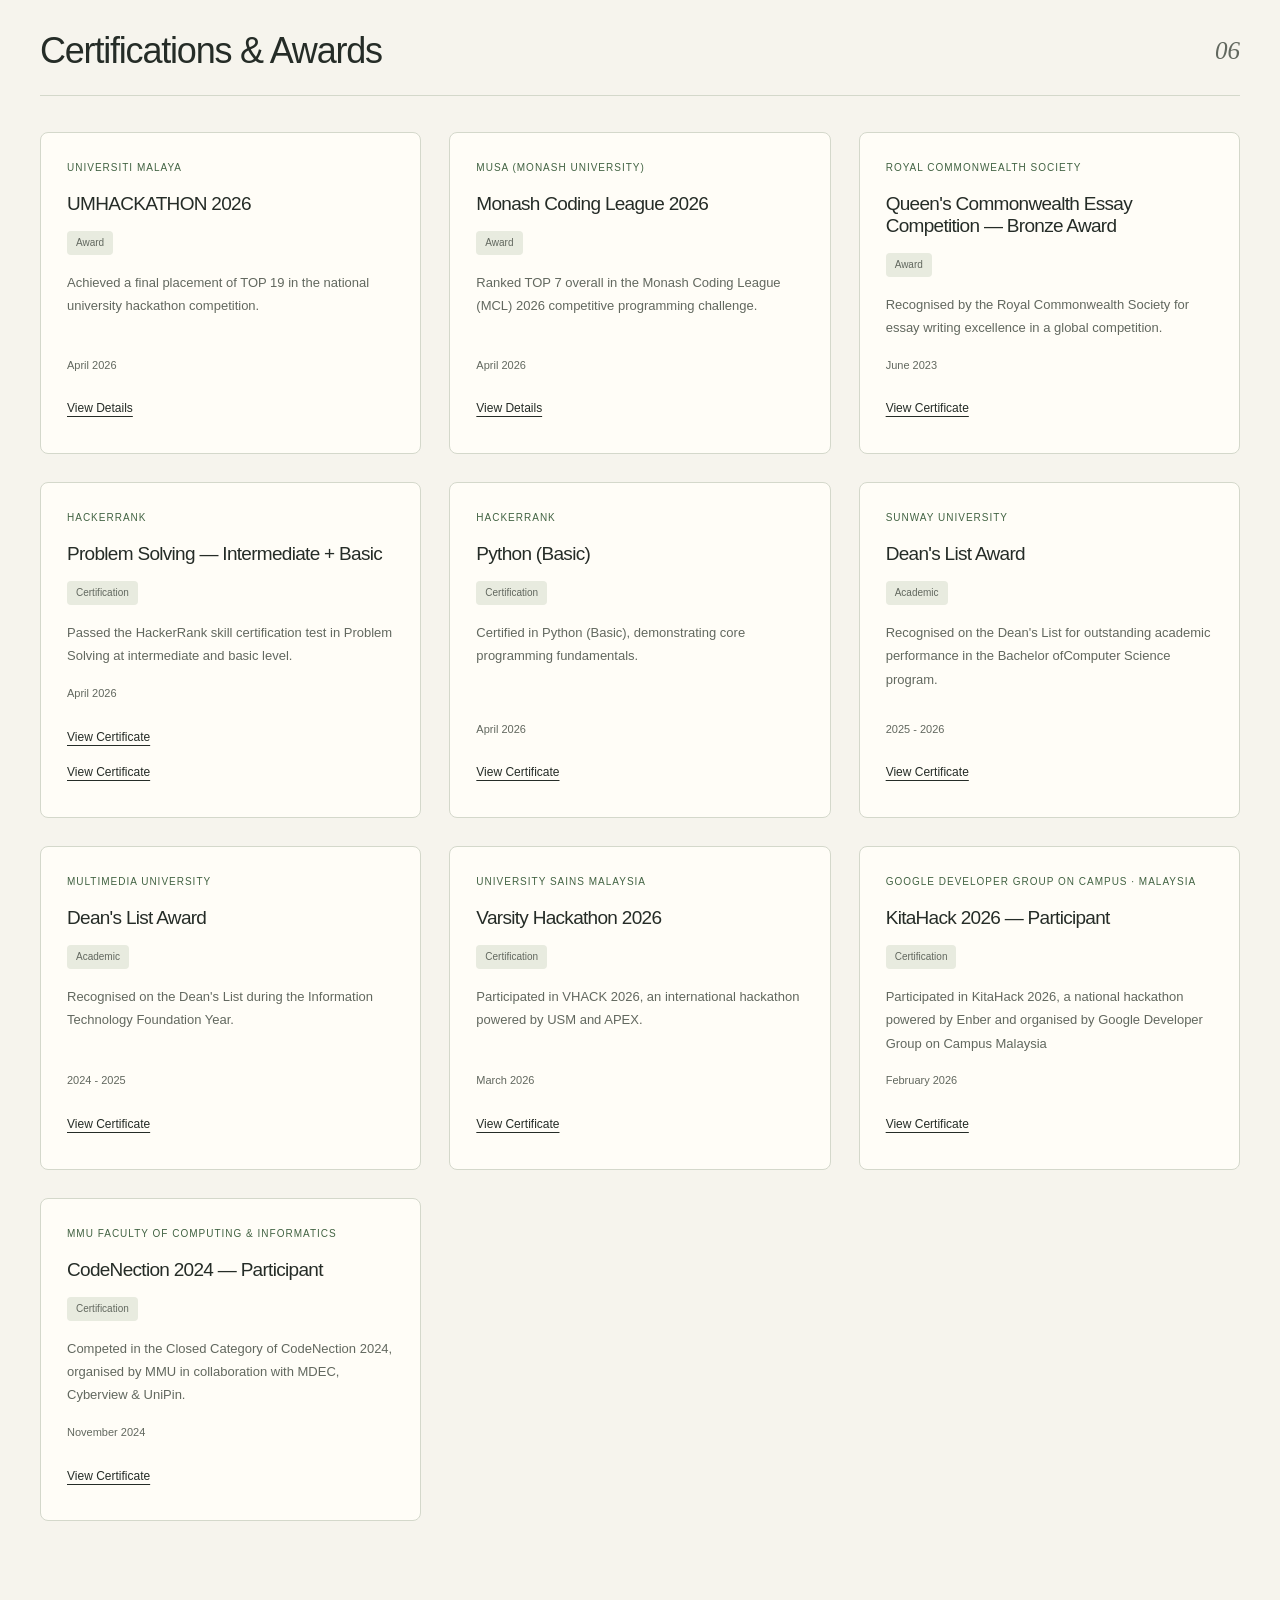
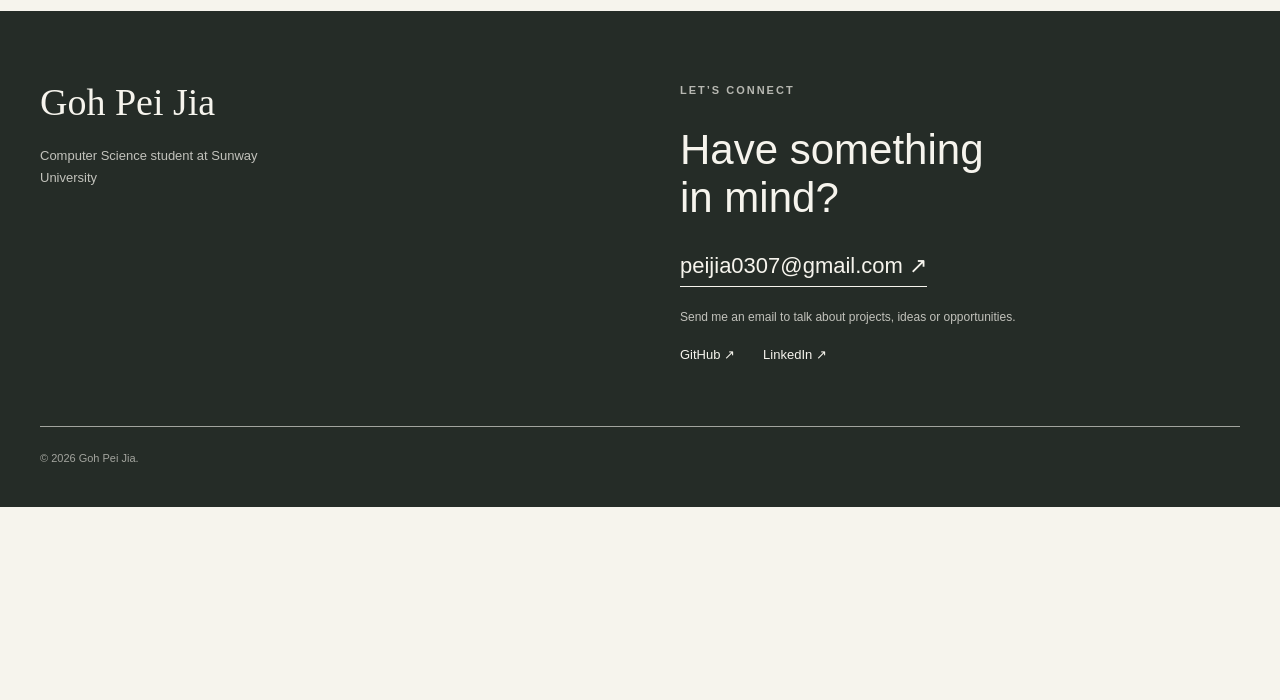
<file: gohpeijia.html>
<!doctype html><html lang="en"><head><meta charset="utf-8"><meta name="viewport" content="width=device-width, initial-scale=1"><meta http-equiv="refresh" content="0;url=./"><title>Goh Pei Jia — Portfolio</title></head><body><p><a href="./">Visit Goh Pei Jia’s portfolio</a></p></body></html>
</file>
<file: peijia_portfolio.css>
:root{--bg:#f6f4ed;--surface:#fffdf7;--ink:#252c27;--muted:#62685f;--accent:#426343;--line:#d4d8cb;--tint:#e8ebdf;--font:Arial,Helvetica,sans-serif;color-scheme:light}
:root[data-theme=dark]{--bg:#171d19;--surface:#202822;--ink:#eff1e7;--muted:#b5beb0;--accent:#b3d59b;--line:#3d4a40;--tint:#29352c;color-scheme:dark}
*{box-sizing:border-box;margin:0;padding:0}html{scroll-behavior:smooth;scroll-padding-top:110px}body{font-family:var(--font);background:var(--bg);color:var(--ink);line-height:1.65}a{color:inherit;text-decoration:none}a:hover{color:var(--accent)}button{font:inherit;cursor:pointer}img{max-width:100%;display:block}h1,h2,h3,h4{line-height:1.15;font-weight:500}p{margin-bottom:1rem}a:focus-visible,button:focus-visible{outline:3px solid var(--accent);outline-offset:5px}.hidden{display:none}.skip-link{position:absolute;top:-100px;background:var(--ink);color:var(--bg);padding:12px;z-index:20}.skip-link:focus{top:10px}.site-header{position:sticky;top:0;background:var(--bg);border-bottom:1px solid var(--line);z-index:10}.nav-container{max-width:1280px;margin:auto;min-height:88px;padding:16px 40px;display:flex;align-items:center;justify-content:space-between;gap:24px}.wordmark{font-size:32px;font-weight:700;letter-spacing:-2px;white-space:nowrap}.wordmark span{color:var(--accent)}.wordmark small{font-size:11px;letter-spacing:1.8px;margin-left:14px;vertical-align:middle}.nav-links{display:flex;gap:24px;list-style:none}.nav-links a{display:inline-flex;align-items:center;min-height:44px;font-size:12px}.nav-links a:hover{text-decoration:underline;text-underline-offset:7px}#theme-toggle{border:1px solid var(--line);border-radius:50%;width:44px;height:44px;background:transparent;color:var(--ink);flex-shrink:0;font-size:22px}
.aboutme{max-width:1280px;margin:auto;padding:90px 40px 80px;display:grid;grid-template-columns:1.2fr 1fr;align-items:center;gap:70px}.eyebrow{font-size:11px;font-weight:600;letter-spacing:2px;color:var(--accent);margin-bottom:26px}.aboutme h1{font-size:clamp(64px,7.2vw,104px);line-height:1.02;letter-spacing:-6px;margin-bottom:28px}.aboutme h1 em{font-family:Georgia,serif;font-weight:400;color:var(--accent)}.hero-intro{font-size:17px;max-width:470px;color:var(--muted);line-height:1.8}.hero-actions{display:flex;align-items:center;gap:28px;margin:32px 0}.primary-link{display:inline-flex;gap:35px;align-items:center;background:var(--ink);color:var(--bg);padding:14px 22px;font-size:13px;border-radius:4px}.primary-link:hover{background:var(--accent);color:var(--bg)}.text-link{font-size:13px;border-bottom:1px solid var(--ink);padding:10px 0}.hero-location{font-size:11px;color:var(--muted);margin-top:36px}.hero-portrait{background:var(--tint);padding:22px 22px 0;border-radius:160px 160px 8px 8px;overflow:hidden}.hero-portrait img{width:100%;height:auto;aspect-ratio:1;object-fit:contain;border-radius:140px 140px 3px 3px}.hero-portrait figcaption{display:flex;justify-content:space-between;padding:20px 0;font-size:11px;color:var(--muted)}.specialties{border-block:1px solid var(--line);padding:20px 24px;display:flex;justify-content:center;gap:50px;font-size:10px;letter-spacing:2px;color:var(--muted)}
.personalinfo{max-width:1280px;margin:90px auto;padding:0 40px;display:flex;flex-direction:column;gap:70px}.item-header{display:flex;justify-content:space-between;align-items:center;border-bottom:1px solid var(--line);padding-bottom:24px;margin-bottom:36px}.item-header h3{font-size:36px;letter-spacing:-1.2px}.chapter-number{font-family:Georgia,serif;font-style:italic;font-size:25px;color:var(--muted);margin:0}.project-gallery{display:grid;grid-template-columns:repeat(3,minmax(0,1fr));gap:28px}.card{border:1px solid var(--line);border-radius:8px;overflow:hidden;background:var(--surface)}.card-inner{padding:26px;display:flex;flex-direction:column;height:100%}.project-image{width:100%;aspect-ratio:16/10;object-fit:cover;object-position:top;background:var(--tint);border-bottom:1px solid var(--line)}#project .card-inner{height:auto;flex:1}#project .card{display:flex;flex-direction:column}.stamped-title{font-size:24px;letter-spacing:-.7px;margin-bottom:16px}.card p{font-size:13px;color:var(--muted);line-height:1.8}.card-btn{font-size:12px;border-top:1px solid var(--line);padding-top:16px;margin-top:auto;min-height:44px}.card-btn:after{content:' ↗';float:right}.tag-list{display:flex;flex-wrap:wrap;list-style:none;gap:8px}.tag-list li{font-size:11px;background:var(--tint);padding:5px 10px;border-radius:4px}.project-tags{margin-bottom:18px}.item-content{display:flex;gap:60px;align-items:center}.responsive-img{width:28%;height:auto;border-radius:8px;background:var(--tint)}.profile-details{flex:1}.info-list{list-style:none;margin-bottom:24px}.info-list li{display:flex;gap:20px;border-bottom:1px solid var(--line);padding:14px 0;font-size:14px;overflow-wrap:anywhere}.info-label{width:100px;flex-shrink:0;margin:0;color:var(--muted);font-size:12px}.align-start{align-items:flex-start}.education-timeline{width:100%}.timeline-item{padding:0 0 28px 26px;border-left:2px solid var(--line);margin-bottom:20px}.timeline-header{display:flex;justify-content:space-between;gap:24px}.timeline-degree{font-size:21px;line-height:1.4}.timeline-date{font-size:12px;white-space:nowrap;color:var(--muted)}.institution{color:var(--accent);font-size:14px}.edu-desc{max-width:700px;color:var(--muted);font-size:14px}.edu-bullets{padding-left:18px;font-size:13px}.tech-stack-column,.interactive-column{flex:1;min-width:0}.stack-box{margin-bottom:28px}.stack-box h4,.interactive-column h4,.skills-section h4{font-size:16px;margin-bottom:18px}.terminal-box{background:var(--tint);border:1px solid var(--line);border-radius:8px;overflow:hidden;margin-bottom:18px}.terminal-header{display:flex;border-bottom:1px solid var(--line);padding:8px;gap:4px}.term-btn{border:0;background:transparent;color:var(--ink);padding:12px 16px;font-size:12px;border-radius:4px}.term-btn.active{background:var(--ink);color:var(--bg)}.terminal-display{padding:28px;font:13px/1.8 Consolas,monospace;min-height:190px}.back-to-project{font-size:12px;text-decoration:underline;text-underline-offset:5px}.skills-section{width:100%;display:grid;grid-template-columns:repeat(3,1fr);gap:28px}.skills-section h4{grid-column:1/-1}.skill-header{display:flex;justify-content:space-between;font-size:13px}.skill-header div{color:var(--muted)}.skill-bar-container{height:4px;background:var(--line)}.skill-fill{height:100%;background:var(--accent)}.w-90{width:90%}.w-80{width:80%}.w-70{width:70%}.w-60{width:60%}.w-50{width:50%}.cert-org{font-size:10px!important;text-transform:uppercase;letter-spacing:1px;color:var(--accent)!important}.cert-title{font-size:19px}.cert-badge{align-self:flex-start;padding:3px 9px;background:var(--tint);border-radius:4px;font-size:10px!important}.cert-date{margin-top:auto;font-size:11px!important}.cert-link{font-size:12px;text-decoration:underline;text-underline-offset:4px;padding:8px 0}.site-footer{background:var(--ink);color:var(--bg);padding:70px max(40px,calc((100vw - 1200px)/2)) 24px}.footer-content{display:grid;grid-template-columns:1fr 1fr;gap:80px;padding-bottom:60px}.footer-logo{font-family:Georgia,serif;font-size:38px;margin-bottom:20px}.footer-brand p{font-size:13px;max-width:260px;opacity:.75}.footer-form .eyebrow{color:inherit;opacity:.7}.footer-form h3{font-size:42px;margin-bottom:26px}.contact-email{font-size:clamp(16px,2vw,22px);border-bottom:1px solid;padding-bottom:8px;overflow-wrap:anywhere}.contact-note{font-size:12px;margin-top:24px;opacity:.75}.social-links{display:flex;gap:28px;font-size:13px}.site-footer a:hover{color:inherit;text-decoration:underline}.site-footer>p{font-size:11px;border-top:1px solid;padding-top:22px;opacity:.6}
@media(min-width:1000px){#project .card:first-child{grid-column:span 2;grid-row:span 2}#project .card:first-child .project-image{aspect-ratio:16/11}#project .card:first-child .stamped-title{font-size:36px}#project .card:first-child .card-inner{padding:32px}#project .card:first-child p{max-width:500px}}
@media(max-width:1000px){.wordmark small{display:none}.nav-links{gap:16px}.aboutme{gap:36px}.project-gallery{grid-template-columns:repeat(2,minmax(0,1fr))}.specialties{gap:25px}.aboutme h1{letter-spacing:-4px}.item-content{gap:30px}}
@media(max-width:700px){html{scroll-padding-top:140px}.nav-container{padding:12px 20px;flex-wrap:wrap;gap:8px}.nav-container nav{order:3;width:100%;overflow:auto}.nav-links{justify-content:space-between;gap:18px}.nav-links a{font-size:11px;white-space:nowrap}.aboutme{padding:48px 24px;grid-template-columns:1fr;gap:36px}.aboutme h1{font-size:72px}.hero-portrait{max-width:380px;width:100%;justify-self:center}.eyebrow{font-size:9px;letter-spacing:1.4px}.hero-intro{font-size:16px}.hero-actions{gap:20px}.specialties{gap:16px;flex-wrap:wrap;font-size:8px;letter-spacing:1px}.specialties span[aria-hidden]{display:none}.personalinfo{margin:56px auto;padding:0 24px;gap:42px}.item-header h3{font-size:28px}.project-gallery{grid-template-columns:1fr;gap:22px}.item-content{flex-direction:column;align-items:stretch}.responsive-img{display:none}.info-list li{font-size:12px;gap:12px}.info-label{width:70px}.timeline-header{flex-direction:column;gap:0}.timeline-degree{font-size:19px}.skills-section{grid-template-columns:repeat(2,1fr)}.site-footer{padding:48px 24px 20px}.footer-content{grid-template-columns:1fr;gap:40px}.footer-form h3{font-size:36px}.hero-location{margin-top:24px}}
@media(prefers-reduced-motion:reduce){html{scroll-behavior:auto}*,*::before,*::after{animation:none!important;transition:none!important}}
</file>
<file: peijia_print.css>
body {
    font-size: 11pt;
    line-height: 1.4;
}

#theme-toggle,
.site-header,
.site-footer,
.back-to-project,
.margin-preview,
#left-preview-container,
#right-preview-container,
.card-btn,
.cv-download-container,
.terminal-header,
.cert-link {
    display: none;
}

main {
    width: 100%;
    margin: 0;
    padding: 0;
}

.personalinfo {
    margin: 1.5rem auto;
    gap: 2rem;
    page-break-inside: avoid;
}

.responsive-img {
    max-width: 120px;
}

.item-content {
    display: flex;
    flex-direction: row;
    align-items: flex-start;
    gap: 1.5rem;
}

.terminal-box {
    background: none;
}

.terminal-display {
    padding: 0.5rem;
    min-height: auto;
}

.term-content {
    display: block;
    margin-bottom: 1.5rem;
    padding-bottom: 0.5rem;
}

.term-content.hidden {
    display: block;
}

.term-content p {
    margin-bottom: 0.4rem;
}

.project-gallery {
    display: block;
}

.card {
    background: none;
    box-shadow: none;
    margin-bottom: 1rem;
    page-break-inside: avoid;
    transform: none;
}

.card-inner {
    border: none;
    padding: 0.5rem;
    background: none;
}

.stamped-title {
    font-size: 1.2rem;
}

a[href^="http"]::after,
a[href^="mailto"]::after {
    content: " (" attr(href) ")";
    font-size: 9pt;
    text-decoration: none;
}

.skill-bar-container {
    height: 12px;;
}

.skill-fill {
    -webkit-print-color-adjust: exact;
    print-color-adjust: exact;
}

h1, h2, h3, h4 {
    margin-bottom: 0.5rem;
    page-break-after: avoid;
}
</file>
